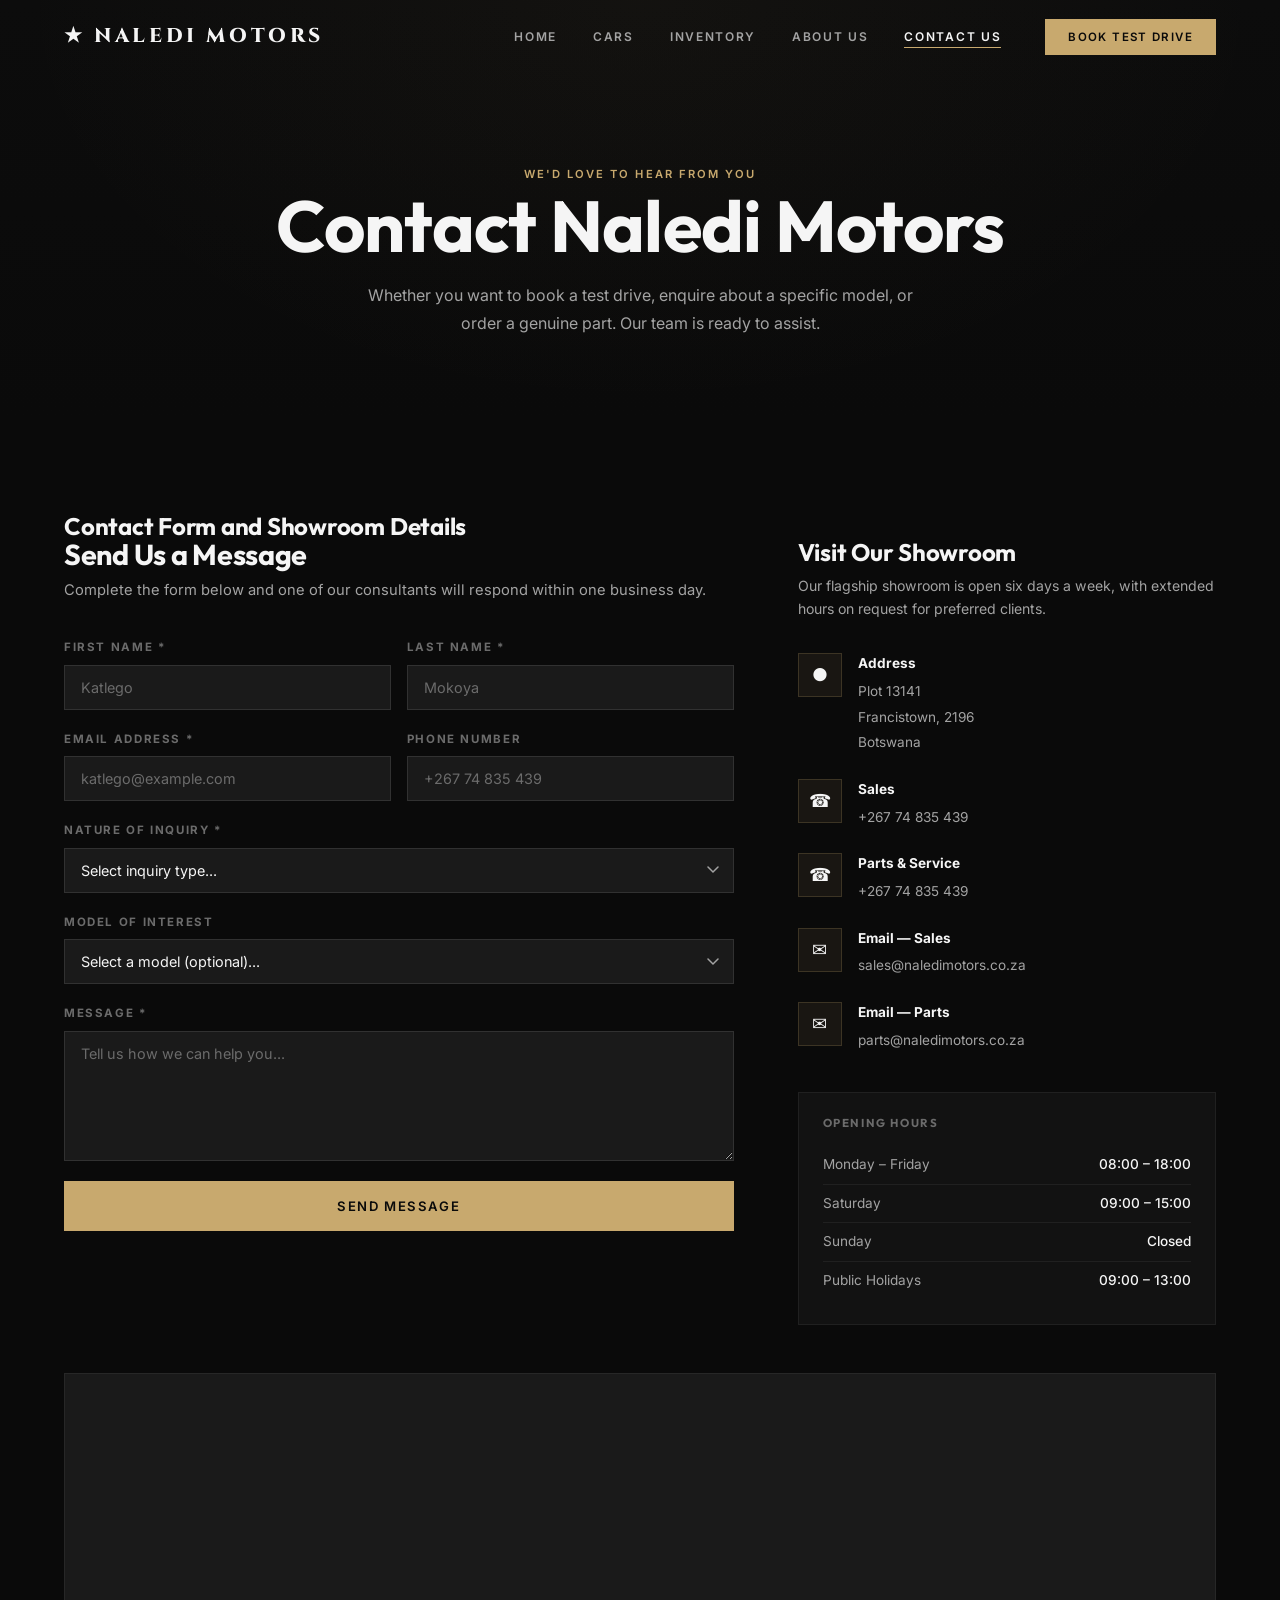
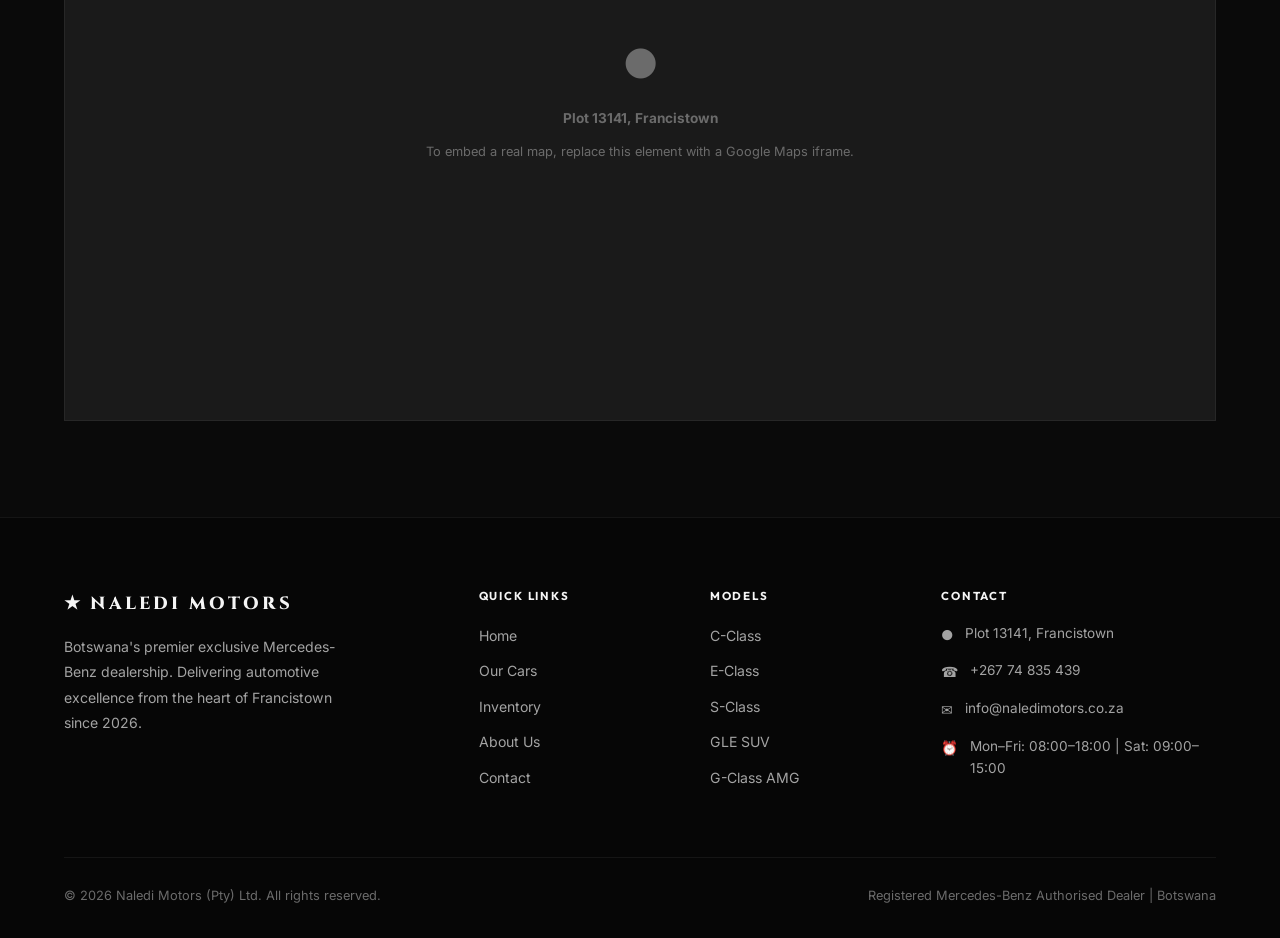
<file: contact.html>
<!DOCTYPE html>
<html lang="en">
<head>
  <meta charset="UTF-8" />
  <meta name="viewport" content="width=device-width, initial-scale=1.0" />
  <meta name="description" content="Contact Naledi Motors — Book a test drive, enquire about a vehicle, or speak to our parts team. Visit us at Plot 13141, Francistown." />
  <title>Naledi Motors | Contact Us</title>
  <link rel="stylesheet" href="css/styles.css" />
</head>
<body>

  <nav class="navbar" id="navbar" role="navigation" aria-label="Main navigation">
    <div class="container">
      <a href="index.html" class="nav-logo">&#9733;&nbsp;NALEDI MOTORS</a>
      <ul class="nav-links" role="list">
        <li><a href="index.html"     class="nav-link">Home</a></li>
        <li><a href="cars.html"      class="nav-link">Cars</a></li>
        <li><a href="inventory.html" class="nav-link">Inventory</a></li>
        <li><a href="about.html"     class="nav-link">About Us</a></li>
        <li><a href="contact.html"   class="nav-link active">Contact Us</a></li>
        <li><a href="contact.html"   class="nav-cta active-cta" style="background:var(--accent-gold);border-color:var(--accent-gold);color:var(--bg);">Book Test Drive</a></li>
      </ul>
      <button class="hamburger" id="hamburger" aria-label="Toggle mobile menu" aria-expanded="false">
        <span></span><span></span><span></span>
      </button>
    </div>
  </nav>
  <div class="mobile-nav" id="mobile-nav" role="menu">
    <a href="index.html"     class="mobile-nav-link">Home</a>
    <a href="cars.html"      class="mobile-nav-link">Cars</a>
    <a href="inventory.html" class="mobile-nav-link">Inventory</a>
    <a href="about.html"     class="mobile-nav-link">About Us</a>
    <a href="contact.html"   class="mobile-nav-link active">Contact Us</a>
    <a href="contact.html"   class="mobile-nav-cta">Book Test Drive</a>
  </div>

  <main>

    <section class="page-hero">
      <div class="container">
        <span class="label-tag">We'd Love to Hear From You</span>
        <h1>Contact Naledi Motors</h1>
        <p>Whether you want to book a test drive, enquire about a specific model, or order a genuine part. Our team is ready to assist.</p>
      </div>
    </section>

    <section class="section" style="background:var(--bg);" aria-labelledby="contact-heading">
      <div class="container">
        <h2 id="contact-heading" class="sr-only">Contact Form and Showroom Details</h2>
        <div class="contact-grid">

          <!-- FORM -->
          <div class="contact-form-wrap fade-up">
            <h2>Send Us a Message</h2>
            <p>Complete the form below and one of our consultants will respond within one business day.</p>

            <form id="contact-form" novalidate aria-label="Contact form">

              <div class="form-row">
                <div class="form-group">
                  <label for="cf-first">First Name <span aria-hidden="true">*</span></label>
                  <input type="text" id="cf-first" name="first_name" placeholder="Katlego" required aria-required="true" autocomplete="given-name" />
                </div>
                <div class="form-group">
                  <label for="cf-last">Last Name <span aria-hidden="true">*</span></label>
                  <input type="text" id="cf-last" name="last_name" placeholder="Mokoya" required aria-required="true" autocomplete="family-name" />
                </div>
              </div>

              <div class="form-row">
                <div class="form-group">
                  <label for="cf-email">Email Address <span aria-hidden="true">*</span></label>
                  <input type="email" id="cf-email" name="email" placeholder="katlego@example.com" required aria-required="true" autocomplete="email" />
                </div>
                <div class="form-group">
                  <label for="cf-phone">Phone Number</label>
                  <input type="tel" id="cf-phone" name="phone" placeholder="+267 74 835 439" autocomplete="tel" />
                </div>
              </div>

              <div class="form-group">
                <label for="cf-inquiry">Nature of Inquiry <span aria-hidden="true">*</span></label>
                <select id="cf-inquiry" name="inquiry_type" required aria-required="true">
                  <option value="">Select inquiry type...</option>
                  <option value="test-drive">Book a Test Drive</option>
                  <option value="purchase">Vehicle Purchase Enquiry</option>
                  <option value="finance">Finance &amp; Insurance</option>
                  <option value="trade-in">Trade-In Valuation</option>
                  <option value="parts">Parts &amp; Accessories</option>
                  <option value="service">Service &amp; Maintenance</option>
                  <option value="other">Other</option>
                </select>
              </div>

              <div class="form-group">
                <label for="cf-model">Model of Interest</label>
                <select id="cf-model" name="model">
                  <option value="">Select a model (optional)...</option>
                  <option value="c300">C300 — P 890,000</option>
                  <option value="e450">E450 — P 1,250,000</option>
                  <option value="s580">S580 — P 2,800,000</option>
                  <option value="gle450">GLE 450 — P 1,450,000</option>
                  <option value="g63">G63 AMG — P 3,900,000</option>
                  <option value="amggt63s">AMG GT 63 S — P 3,200,000</option>
                  <option value="eqs580">EQS 580 Electric — P 2,100,000</option>
                  <option value="other">Other / Not Listed</option>
                </select>
              </div>

              <div class="form-group">
                <label for="cf-message">Message <span aria-hidden="true">*</span></label>
                <textarea id="cf-message" name="message" placeholder="Tell us how we can help you..." required aria-required="true" rows="5"></textarea>
              </div>

              <button type="submit" class="btn btn-gold" style="width:100%;padding:16px;">Send Message</button>

              <div id="form-success" class="form-success" role="alert" aria-live="polite">
                Thank you for your message. A Naledi Motors consultant will contact you within one business day.
              </div>

            </form>
          </div>

          <!-- INFO -->
          <div class="contact-info-wrap fade-up">
            <h2>Visit Our Showroom</h2>
            <p>Our flagship showroom is open six days a week, with extended hours on request for preferred clients.</p>

            <ul class="contact-info-list" role="list">
              <li class="contact-info-item">
                <div class="contact-info-icon" aria-hidden="true">&#9679;</div>
                <div class="contact-info-text">
                  <strong>Address</strong>
                  <span>Plot 13141<br>Francistown, 2196<br>Botswana</span>
                </div>
              </li>
              <li class="contact-info-item">
                <div class="contact-info-icon" aria-hidden="true">&#9742;</div>
                <div class="contact-info-text">
                  <strong>Sales</strong>
                  <span><a href="tel:+26774835439" style="color:var(--text-secondary);transition:var(--transition);" onmouseover="this.style.color='#fff'" onmouseout="this.style.color='var(--text-secondary)'">+267 74 835 439</a></span>
                </div>
              </li>
              <li class="contact-info-item">
                <div class="contact-info-icon" aria-hidden="true">&#9742;</div>
                <div class="contact-info-text">
                  <strong>Parts &amp; Service</strong>
                  <span><a href="tel:+26774835439" style="color:var(--text-secondary);transition:var(--transition);" onmouseover="this.style.color='#fff'" onmouseout="this.style.color='var(--text-secondary)'">+267 74 835 439</a></span>
                </div>
              </li>
              <li class="contact-info-item">
                <div class="contact-info-icon" aria-hidden="true">&#9993;</div>
                <div class="contact-info-text">
                  <strong>Email — Sales</strong>
                  <span><a href="mailto:sales@naledimotors.co.za" style="color:var(--text-secondary);transition:var(--transition);" onmouseover="this.style.color='#fff'" onmouseout="this.style.color='var(--text-secondary)'">sales@naledimotors.co.za</a></span>
                </div>
              </li>
              <li class="contact-info-item">
                <div class="contact-info-icon" aria-hidden="true">&#9993;</div>
                <div class="contact-info-text">
                  <strong>Email — Parts</strong>
                  <span><a href="mailto:parts@naledimotors.co.za" style="color:var(--text-secondary);transition:var(--transition);" onmouseover="this.style.color='#fff'" onmouseout="this.style.color='var(--text-secondary)'">parts@naledimotors.co.za</a></span>
                </div>
              </li>
            </ul>

            <div class="hours-grid" aria-label="Opening hours">
              <h4>Opening Hours</h4>
              <div class="hour-row">
                <span>Monday – Friday</span>
                <span>08:00 – 18:00</span>
              </div>
              <div class="hour-row">
                <span>Saturday</span>
                <span>09:00 – 15:00</span>
              </div>
              <div class="hour-row">
                <span>Sunday</span>
                <span>Closed</span>
              </div>
              <div class="hour-row">
                <span>Public Holidays</span>
                <span>09:00 – 13:00</span>
              </div>
            </div>

          </div>
        </div>

        <!-- Map placeholder -->
        <div class="map-placeholder fade-up" role="img" aria-label="Map location placeholder — Plot 13141, Francistown">
          <span class="map-icon" aria-hidden="true">&#9679;</span>
          <strong>Plot 13141, Francistown</strong>
          <span style="font-size:.8rem;">To embed a real map, replace this element with a Google Maps iframe.</span>
        </div>
      </div>
    </section>

  </main>

  <footer class="footer" role="contentinfo">
    <div class="container">
      <div class="footer-grid">
        <div class="footer-brand">
          <a href="index.html" class="nav-logo">&#9733;&nbsp;NALEDI MOTORS</a>
          <p>Botswana's premier exclusive Mercedes-Benz dealership. Delivering automotive excellence from the heart of Francistown since 2026.</p>
        </div>
        <div class="footer-col">
          <h4>Quick Links</h4>
          <ul>
            <li><a href="index.html">Home</a></li>
            <li><a href="cars.html">Our Cars</a></li>
            <li><a href="inventory.html">Inventory</a></li>
            <li><a href="about.html">About Us</a></li>
            <li><a href="contact.html">Contact</a></li>
          </ul>
        </div>
        <div class="footer-col">
          <h4>Models</h4>
          <ul>
            <li><a href="cars.html">C-Class</a></li>
            <li><a href="cars.html">E-Class</a></li>
            <li><a href="cars.html">S-Class</a></li>
            <li><a href="cars.html">GLE SUV</a></li>
            <li><a href="cars.html">G-Class AMG</a></li>
          </ul>
        </div>
        <div class="footer-col">
          <h4>Contact</h4>
          <div class="footer-contact-item"><span class="footer-contact-icon">&#9679;</span><span>Plot 13141, Francistown</span></div>
          <div class="footer-contact-item"><span class="footer-contact-icon">&#9742;</span><span>+267 74 835 439</span></div>
          <div class="footer-contact-item"><span class="footer-contact-icon">&#9993;</span><span>info@naledimotors.co.za</span></div>
          <div class="footer-contact-item"><span class="footer-contact-icon">&#9200;</span><span>Mon–Fri: 08:00–18:00 | Sat: 09:00–15:00</span></div>
        </div>
      </div>
      <div class="footer-bottom">
        <p>&copy; 2026 Naledi Motors (Pty) Ltd. All rights reserved.</p>
        <p style="color:var(--text-muted);">Registered Mercedes-Benz Authorised Dealer | Botswana</p>
      </div>
    </div>
  </footer>

  <script src="js/main.js"></script>
</body>
</html>
</file>
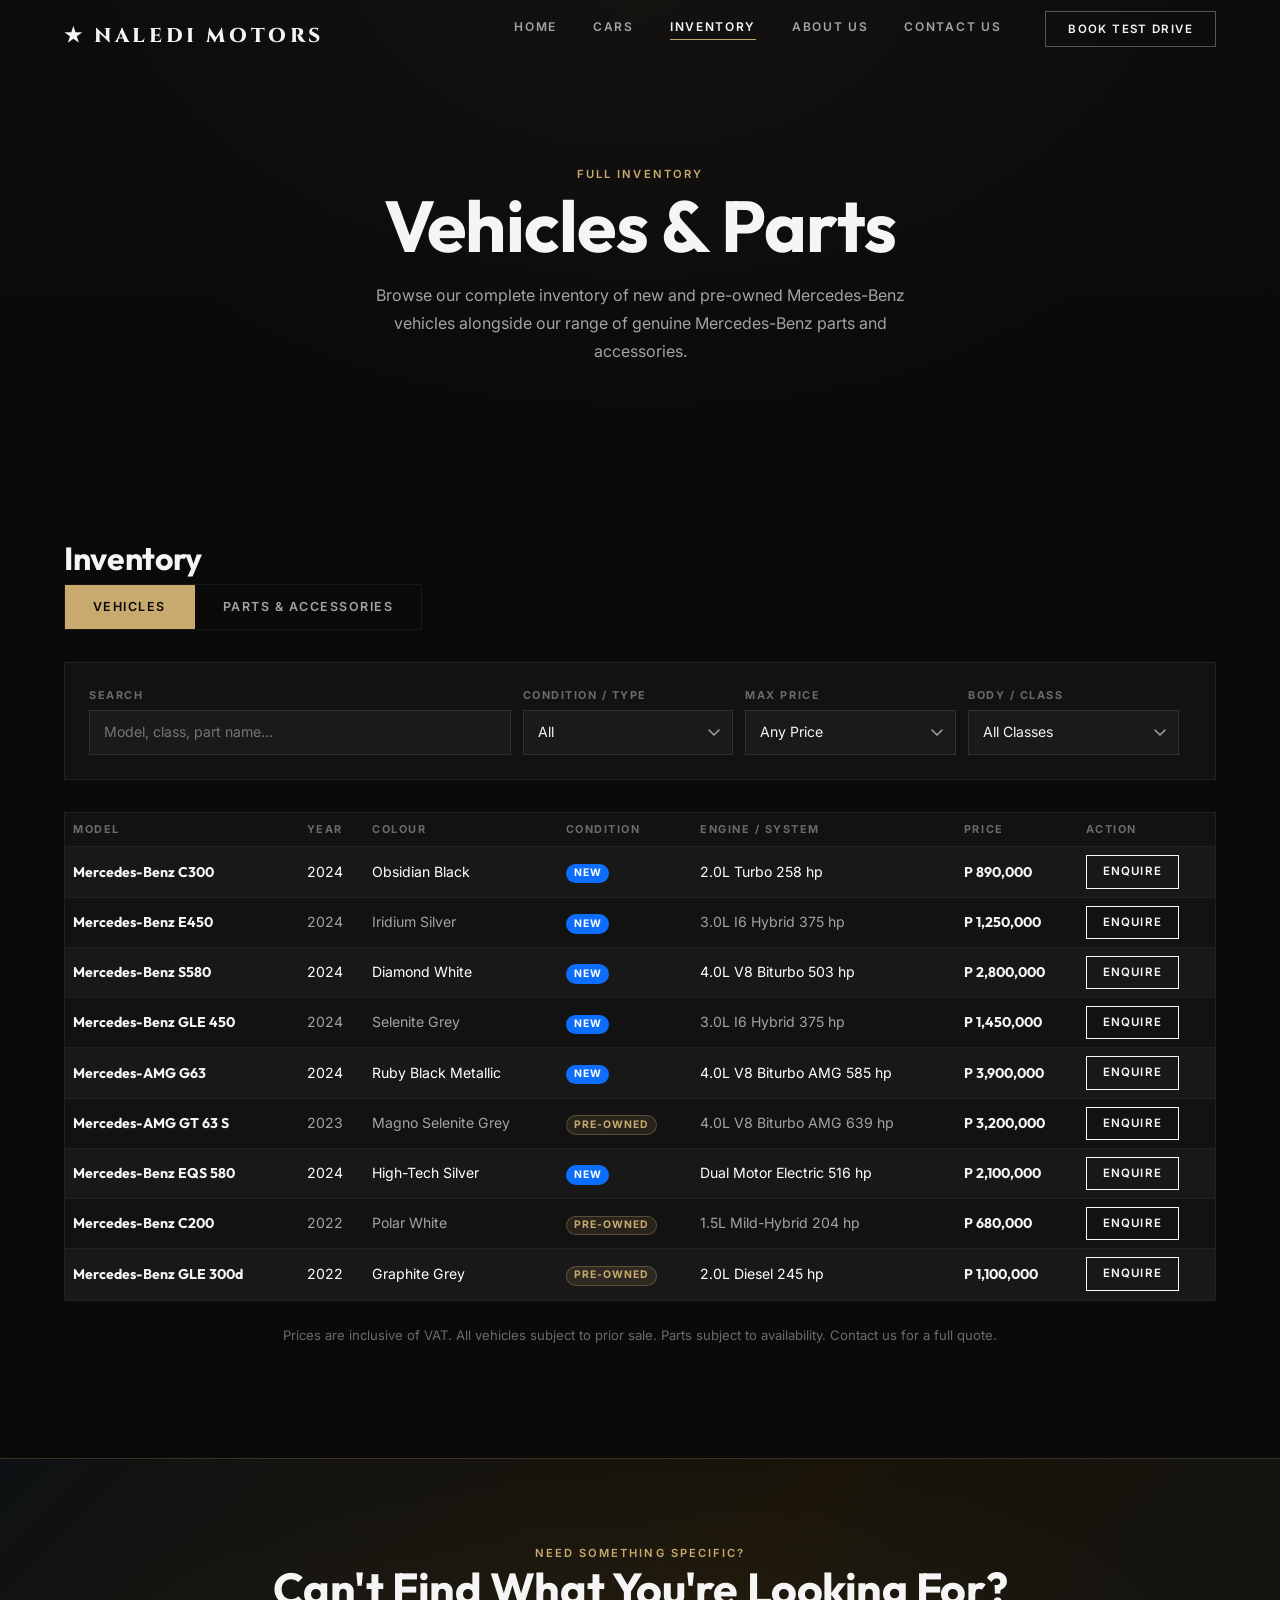
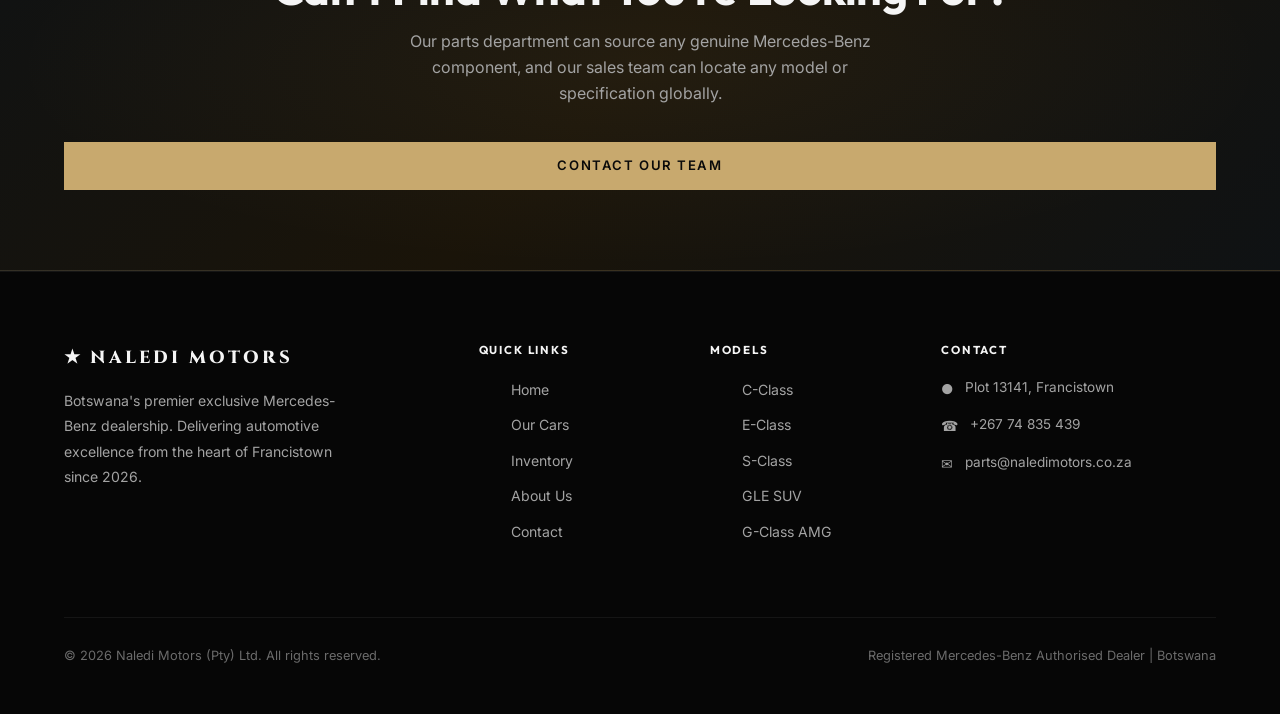
<file: inventory.html>
﻿<!DOCTYPE html>
<html lang="en">
<head>
  <meta charset="UTF-8" />
  <meta name="viewport" content="width=device-width, initial-scale=1.0" />
  <meta name="description" content="Naledi Motors full inventory â€” new and pre-owned Mercedes-Benz vehicles plus genuine Mercedes-Benz parts and accessories. Johannesburg, South Africa." />
  <title>Naledi Motors | Inventory â€” Vehicles &amp; Parts</title>
  <link href="https://cdn.jsdelivr.net/npm/bootstrap@5.3.3/dist/css/bootstrap.min.css" rel="stylesheet" />
  <link rel="stylesheet" href="css/styles.css" />
</head>
<body>

  <nav class="navbar" id="navbar" role="navigation" aria-label="Main navigation">
    <div class="container">
      <a href="index.html" class="nav-logo">&#9733;&nbsp;NALEDI MOTORS</a>
      <ul class="nav-links" role="list">
        <li><a href="index.html"     class="nav-link">Home</a></li>
        <li><a href="cars.html"      class="nav-link">Cars</a></li>
        <li><a href="inventory.html" class="nav-link active">Inventory</a></li>
        <li><a href="about.html"     class="nav-link">About Us</a></li>
        <li><a href="contact.html"   class="nav-link">Contact Us</a></li>
        <li><a href="contact.html"   class="nav-cta">Book Test Drive</a></li>
      </ul>
      <button class="hamburger" id="hamburger" aria-label="Toggle mobile menu" aria-expanded="false">
        <span></span><span></span><span></span>
      </button>
    </div>
  </nav>
  <div class="mobile-nav" id="mobile-nav" role="menu">
    <a href="index.html"     class="mobile-nav-link">Home</a>
    <a href="cars.html"      class="mobile-nav-link">Cars</a>
    <a href="inventory.html" class="mobile-nav-link active">Inventory</a>
    <a href="about.html"     class="mobile-nav-link">About Us</a>
    <a href="contact.html"   class="mobile-nav-link">Contact Us</a>
    <a href="contact.html"   class="mobile-nav-cta">Book Test Drive</a>
  </div>

  <main>

    <section class="page-hero">
      <div class="container">
        <span class="label-tag">Full Inventory</span>
        <h1>Vehicles &amp; Parts</h1>
        <p>Browse our complete inventory of new and pre-owned Mercedes-Benz vehicles alongside our range of genuine Mercedes-Benz parts and accessories.</p>
      </div>
    </section>

    <section class="section" style="background:var(--bg);" aria-labelledby="inventory-heading">
      <div class="container">
        <h2 id="inventory-heading" class="sr-only">Inventory</h2>

        <!-- Tabs -->
        <div class="inventory-tabs" role="tablist" aria-label="Inventory categories">
          <button class="tab-btn active" data-tab="vehicles" role="tab" aria-selected="true"  id="tab-vehicles" aria-controls="inventory-panel">Vehicles</button>
          <button class="tab-btn"        data-tab="parts"    role="tab" aria-selected="false" id="tab-parts"    aria-controls="inventory-panel">Parts &amp; Accessories</button>
        </div>

        <!-- Filter Bar -->
        <div class="filter-bar" role="search" aria-label="Filter inventory">
          <div class="filter-group">
            <label for="inv-search">Search</label>
            <input type="search" id="inv-search" placeholder="Model, class, part name..." aria-label="Search inventory" />
          </div>
          <div class="filter-group">
            <label for="inv-type">Condition / Type</label>
            <select id="inv-type" aria-label="Filter by condition or type">
              <option value="all">All</option>
              <option value="new">New</option>
              <option value="used">Pre-Owned</option>
              <option value="part">Part</option>
            </select>
          </div>
          <div class="filter-group">
            <label for="inv-price">Max Price</label>
            <select id="inv-price" aria-label="Filter by maximum price">
              <option value="all">Any Price</option>
              <option value="u500">Under P 500,000</option>
              <option value="u1m">Under P 1,000,000</option>
              <option value="u2m">Under P 2,000,000</option>
              <option value="u3m">Under P 3,000,000</option>
            </select>
          </div>
          <div class="filter-group">
            <label for="inv-body">Body / Class</label>
            <select id="inv-body" aria-label="Filter by body type">
              <option value="all">All Classes</option>
              <option value="sedan">Sedan</option>
              <option value="suv">SUV</option>
              <option value="coupe">Coupe</option>
              <option value="electric">Electric</option>
            </select>
          </div>
        </div>

        <!-- Inventory Table -->
        <div id="inventory-panel" role="tabpanel" aria-labelledby="tab-vehicles">
          <div class="table-responsive inventory-table-wrap">
            <table class="table table-dark table-striped table-hover align-middle inventory-table mb-0" aria-label="Inventory list">
            <thead>
              <tr>
                <th scope="col">Model</th>
                <th scope="col">Year</th>
                <th scope="col">Colour</th>
                <th scope="col">Condition</th>
                <th scope="col">Engine / System</th>
                <th scope="col">Price</th>
                <th scope="col">Action</th>
              </tr>
            </thead>
            <tbody>

              <!-- VEHICLES -->
              <tr class="inv-row" data-tab="vehicles" data-name="mercedes-benz c300 sedan" data-type="new" data-price="890000" data-body="sedan">
                <td class="name-cell">Mercedes-Benz C300</td>
                <td>2024</td>
                <td>Obsidian Black</td>
                <td><span class="badge rounded-pill text-bg-primary inventory-badge">New</span></td>
                <td>2.0L Turbo 258 hp</td>
                <td class="price-cell">P 890,000</td>
                <td><a href="contact.html" class="btn btn-outline-light btn-sm inventory-action">Enquire</a></td>
              </tr>
              <tr class="inv-row" data-tab="vehicles" data-name="mercedes-benz e450 sedan" data-type="new" data-price="1250000" data-body="sedan">
                <td class="name-cell">Mercedes-Benz E450</td>
                <td>2024</td>
                <td>Iridium Silver</td>
                <td><span class="badge rounded-pill text-bg-primary inventory-badge">New</span></td>
                <td>3.0L I6 Hybrid 375 hp</td>
                <td class="price-cell">P 1,250,000</td>
                <td><a href="contact.html" class="btn btn-outline-light btn-sm inventory-action">Enquire</a></td>
              </tr>
              <tr class="inv-row" data-tab="vehicles" data-name="mercedes-benz s580 sedan flagship" data-type="new" data-price="2800000" data-body="sedan">
                <td class="name-cell">Mercedes-Benz S580</td>
                <td>2024</td>
                <td>Diamond White</td>
                <td><span class="badge rounded-pill text-bg-primary inventory-badge">New</span></td>
                <td>4.0L V8 Biturbo 503 hp</td>
                <td class="price-cell">P 2,800,000</td>
                <td><a href="contact.html" class="btn btn-outline-light btn-sm inventory-action">Enquire</a></td>
              </tr>
              <tr class="inv-row" data-tab="vehicles" data-name="mercedes-benz gle 450 suv" data-type="new" data-price="1450000" data-body="suv">
                <td class="name-cell">Mercedes-Benz GLE 450</td>
                <td>2024</td>
                <td>Selenite Grey</td>
                <td><span class="badge rounded-pill text-bg-primary inventory-badge">New</span></td>
                <td>3.0L I6 Hybrid 375 hp</td>
                <td class="price-cell">P 1,450,000</td>
                <td><a href="contact.html" class="btn btn-outline-light btn-sm inventory-action">Enquire</a></td>
              </tr>
              <tr class="inv-row" data-tab="vehicles" data-name="mercedes-amg g63 suv g-class" data-type="new" data-price="3900000" data-body="suv">
                <td class="name-cell">Mercedes-AMG G63</td>
                <td>2024</td>
                <td>Ruby Black Metallic</td>
                <td><span class="badge rounded-pill text-bg-primary inventory-badge">New</span></td>
                <td>4.0L V8 Biturbo AMG 585 hp</td>
                <td class="price-cell">P 3,900,000</td>
                <td><a href="contact.html" class="btn btn-outline-light btn-sm inventory-action">Enquire</a></td>
              </tr>
              <tr class="inv-row" data-tab="vehicles" data-name="mercedes-amg gt 63 s coupe" data-type="used" data-price="3200000" data-body="coupe">
                <td class="name-cell">Mercedes-AMG GT 63 S</td>
                <td>2023</td>
                <td>Magno Selenite Grey</td>
                <td><span class="badge rounded-pill inventory-badge badge-used">Pre-Owned</span></td>
                <td>4.0L V8 Biturbo AMG 639 hp</td>
                <td class="price-cell">P 3,200,000</td>
                <td><a href="contact.html" class="btn btn-outline-light btn-sm inventory-action">Enquire</a></td>
              </tr>
              <tr class="inv-row" data-tab="vehicles" data-name="mercedes-benz eqs 580 electric" data-type="new" data-price="2100000" data-body="electric">
                <td class="name-cell">Mercedes-Benz EQS 580</td>
                <td>2024</td>
                <td>High-Tech Silver</td>
                <td><span class="badge rounded-pill text-bg-primary inventory-badge">New</span></td>
                <td>Dual Motor Electric 516 hp</td>
                <td class="price-cell">P 2,100,000</td>
                <td><a href="contact.html" class="btn btn-outline-light btn-sm inventory-action">Enquire</a></td>
              </tr>
              <tr class="inv-row" data-tab="vehicles" data-name="mercedes-benz c200 sedan" data-type="used" data-price="680000" data-body="sedan">
                <td class="name-cell">Mercedes-Benz C200</td>
                <td>2022</td>
                <td>Polar White</td>
                <td><span class="badge rounded-pill inventory-badge badge-used">Pre-Owned</span></td>
                <td>1.5L Mild-Hybrid 204 hp</td>
                <td class="price-cell">P 680,000</td>
                <td><a href="contact.html" class="btn btn-outline-light btn-sm inventory-action">Enquire</a></td>
              </tr>
              <tr class="inv-row" data-tab="vehicles" data-name="mercedes-benz gle 300d suv" data-type="used" data-price="1100000" data-body="suv">
                <td class="name-cell">Mercedes-Benz GLE 300d</td>
                <td>2022</td>
                <td>Graphite Grey</td>
                <td><span class="badge rounded-pill inventory-badge badge-used">Pre-Owned</span></td>
                <td>2.0L Diesel  245 hp</td>
                <td class="price-cell">P 1,100,000</td>
                <td><a href="contact.html" class="btn btn-outline-light btn-sm inventory-action">Enquire</a></td>
              </tr>

              <!-- PARTS -->
              <tr class="inv-row" data-tab="parts" data-name="mercedes genuine brake pads front" data-type="part" data-price="3200" data-body="all">
                <td class="name-cell">Genuine MB Brake Pads Front</td>
                <td><span class="badge rounded-pill inventory-badge badge-part">OEM Part</span></td>
                <td>Fits: C-Class, E-Class, GLE</td>
                <td class="price-cell">P 3,200</td>
                <td><a href="contact.html" class="btn btn-outline-light btn-sm inventory-action">Order</a></td>
              </tr>
              <tr class="inv-row" data-tab="parts" data-name="mercedes genuine air filter 2.0l engine" data-type="part" data-price="890" data-body="all">
                <td class="name-cell">Genuine MB Air Filter</td>
               
                <td><span class="badge rounded-pill inventory-badge badge-part">OEM Part</span></td>
                <td>All 2.0L Petrol Engines</td>
                <td class="price-cell">P 890</td>
                <td><a href="contact.html" class="btn btn-outline-light btn-sm inventory-action">Order</a></td>
              </tr>
              <tr class="inv-row" data-tab="parts" data-name="amg performance exhaust system c63 e63" data-type="part" data-price="45000" data-body="all">
                <td class="name-cell">AMG Performance Exhaust System</td>
                
                <td><span class="badge rounded-pill inventory-badge badge-part">AMG Part</span></td>
                <td>C63 AMG / E63 AMG</td>
                <td class="price-cell">P 45,000</td>
                <td><a href="contact.html" class="btn btn-outline-light btn-sm inventory-action">Order</a></td>
              </tr>
              <tr class="inv-row" data-tab="parts" data-name="mercedes star alloy wheel 19 inch" data-type="part" data-price="12500" data-body="all">
                <td class="name-cell">MB Star Alloy Wheel 19"</td>
                
                <td>Diamond Cut</td>
                <td><span class="badge rounded-pill inventory-badge badge-part">OEM Part</span></td>
                <td>C-Class, E-Class, GLC</td>
                <td class="price-cell">P 12,500 ea.</td>
                <td><a href="contact.html" class="btn btn-outline-light btn-sm inventory-action">Order</a></td>
              </tr>
              <tr class="inv-row" data-tab="parts" data-name="mercedes genuine engine oil 5w40 5 litre" data-type="part" data-price="680" data-body="all">
                <td class="name-cell">Genuine MB Engine Oil 5W-40 (5L)</td>
                
                <td><span class="badge rounded-pill inventory-badge badge-part">OEM Part</span></td>
                <td>All Petrol &amp; Hybrid Engines</td>
                <td class="price-cell">P 680</td>
                <td><a href="contact.html" class="btn btn-outline-light btn-sm inventory-action">Order</a></td>
              </tr>
              <tr class="inv-row" data-tab="parts" data-name="mercedes front bumper assembly c-class c300 c200" data-type="part" data-price="28000" data-body="all">
                <td class="name-cell">MB Front Bumper Assembly</td>
                
                <td>Primed</td>
                <td><span class="badge rounded-pill inventory-badge badge-part">OEM Part</span></td>
                <td>C-Class W206 (2022/2024)</td>
                <td class="price-cell">P 28,000</td>
                <td><a href="contact.html" class="btn btn-outline-light btn-sm inventory-action">Order</a></td>
              </tr>
              <tr class="inv-row" data-tab="parts" data-name="mercedes amg carbon fibre steering wheel" data-type="part" data-price="18500" data-body="all">
                <td class="name-cell">AMG Carbon Fibre Steering Wheel</td>
                
                <td>Carbon / Black</td>
                <td><span class="badge rounded-pill inventory-badge badge-part">AMG Part</span></td>
                <td>All AMG Models</td>
                <td class="price-cell">P 18,500</td>
                <td><a href="contact.html" class="btn btn-outline-light btn-sm inventory-action">Order</a></td>
              </tr>
              <tr class="inv-row" data-tab="parts" data-name="mercedes rear brake discs rotors set" data-type="part" data-price="5800" data-body="all">
                <td class="name-cell">Genuine MB Rear Brake Discs (Set)</td>
                
                <td><span class="badge rounded-pill inventory-badge badge-part">OEM Part</span></td>
                <td>E-Class, S-Class, GLE</td>
                <td class="price-cell">P 5,800</td>
                <td><a href="contact.html" class="btn btn-outline-light btn-sm inventory-action">Order</a></td>
              </tr>

            </tbody>
          </table>
          </div>
        </div>

        <p style="margin-top:24px; color:var(--text-muted); font-size:0.82rem; text-align:center;">
          Prices are inclusive of VAT. All vehicles subject to prior sale. Parts subject to availability. Contact us for a full quote.
        </p>

      </div>
    </section>

    <section class="cta-strip" aria-label="Contact for parts or vehicles">
      <div class="container">
        <span class="label-tag">Need Something Specific?</span>
        <h2>Can't Find What You're Looking For?</h2>
        <p>Our parts department can source any genuine Mercedes-Benz component, and our sales team can locate any model or specification globally.</p>
        <div class="btn-group">
          <a href="contact.html" class="btn btn-gold">Contact Our Team</a>
        </div>
      </div>
    </section>

  </main>

  <footer class="footer" role="contentinfo">
    <div class="container">
      <div class="footer-grid">
        <div class="footer-brand">
          <a href="index.html" class="nav-logo">&#9733;&nbsp;NALEDI MOTORS</a>
          <p>Botswana's premier exclusive Mercedes-Benz dealership. Delivering automotive excellence from the heart of Francistown since 2026.</p>
        </div>
        <div class="footer-col">
          <h4>Quick Links</h4>
          <ul>
            <li><a href="index.html">Home</a></li>
            <li><a href="cars.html">Our Cars</a></li>
            <li><a href="inventory.html">Inventory</a></li>
            <li><a href="about.html">About Us</a></li>
            <li><a href="contact.html">Contact</a></li>
          </ul>
        </div>
        <div class="footer-col">
          <h4>Models</h4>
          <ul>
            <li><a href="cars.html">C-Class</a></li>
            <li><a href="cars.html">E-Class</a></li>
            <li><a href="cars.html">S-Class</a></li>
            <li><a href="cars.html">GLE SUV</a></li>
            <li><a href="cars.html">G-Class AMG</a></li>
          </ul>
        </div>
        <div class="footer-col">
          <h4>Contact</h4>
          <div class="footer-contact-item"><span class="footer-contact-icon">&#9679;</span><span>Plot 13141, Francistown</span></div>
          <div class="footer-contact-item"><span class="footer-contact-icon">&#9742;</span><span>+267 74 835 439</span></div>
          <div class="footer-contact-item"><span class="footer-contact-icon">&#9993;</span><span>parts@naledimotors.co.za</span></div>
        </div>
      </div>
      <div class="footer-bottom">
        <p>&copy; 2026 Naledi Motors (Pty) Ltd. All rights reserved.</p>
        <p style="color:var(--text-muted);">Registered Mercedes-Benz Authorised Dealer | Botswana</p>
      </div>
    </div>
  </footer>

  <script src="js/main.js"></script>
</body>
</html>
</file>
<file: css/styles.css>
﻿/* ============================================================
   NALEDI MOTORS â€” External Stylesheet
   Mercedes-Benz Exclusive Dealership | South Africa
   ============================================================ */

@import url('https://fonts.googleapis.com/css2?family=Cinzel:wght@400;600;800&family=Outfit:wght@300;400;500;600;700&family=Inter:wght@300;400;500;600&display=swap');

/* ============================================================
   CSS CUSTOM PROPERTIES (Design Tokens)
   ============================================================ */
:root {
  --bg:           #0a0a0a;
  --bg-card:      #121212;
  --bg-elevated:  #1a1a1a;
  --border:       rgba(255,255,255,0.10);
  --border-light: rgba(255,255,255,0.06);

  --text-primary:   #f5f5f5;
  --text-secondary: #a3a3a3;
  --text-muted:     #6b6b6b;

  --accent:        #c9c9c9;
  --accent-gold:   #c8a96e;
  --accent-blue:   #4a9eff;
  --accent-hover:  #ffffff;

  --nav-height: 72px;

  --font-display: 'Outfit', sans-serif;
  --font-serif:   'Cinzel', serif;
  --font-body:    'Inter', sans-serif;

  --radius-sm:  4px;
  --radius-md:  8px;
  --radius-lg:  16px;

  --shadow-sm:  0 1px 3px rgba(0,0,0,0.6);
  --shadow-md:  0 4px 16px rgba(0,0,0,0.5);
  --shadow-lg:  0 12px 40px rgba(0,0,0,0.7);
  --shadow-xl:  0 24px 64px rgba(0,0,0,0.8);

  --transition: all 0.28s cubic-bezier(0.4, 0, 0.2, 1);
}

/* ============================================================
   RESET & BASE
   ============================================================ */
*, *::before, *::after {
  box-sizing: border-box;
  margin: 0;
  padding: 0;
}

html {
  scroll-behavior: smooth;
  font-size: 16px;
}

body {
  background-color: var(--bg);
  color: var(--text-primary);
  font-family: var(--font-body);
  font-weight: 400;
  line-height: 1.6;
  overflow-x: hidden;
  -webkit-font-smoothing: antialiased;
  -moz-osx-font-smoothing: grayscale;
}

a {
  color: inherit;
  text-decoration: none;
}

ul, ol { list-style: none; }

img {
  display: block;
  max-width: 100%;
  height: auto;
}

button {
  cursor: pointer;
  font-family: inherit;
  border: none;
  background: none;
}

input, textarea, select {
  font-family: inherit;
}

/* ============================================================
   TYPOGRAPHY
   ============================================================ */
h1, h2, h3, h4, h5, h6 {
  font-family: var(--font-display);
  font-weight: 700;
  line-height: 1.1;
  letter-spacing: -0.01em;
}

.font-serif { font-family: var(--font-serif); }

.text-accent-gold { color: var(--accent-gold); }
.text-muted       { color: var(--text-muted); }
.text-secondary   { color: var(--text-secondary); }

.label-tag {
  font-family: var(--font-body);
  font-size: 0.7rem;
  font-weight: 600;
  letter-spacing: 0.18em;
  text-transform: uppercase;
  color: var(--accent-gold);
}

/* ============================================================
   LAYOUT UTILITIES
   ============================================================ */
.container {
  width: 100%;
  max-width: 1200px;
  margin: 0 auto;
  padding: 0 24px;
}

.section {
  padding: 96px 0;
}

.section-sm {
  padding: 64px 0;
}

.grid-2 { display: grid; grid-template-columns: repeat(2, 1fr); gap: 24px; }
.grid-3 { display: grid; grid-template-columns: repeat(3, 1fr); gap: 24px; }
.grid-4 { display: grid; grid-template-columns: repeat(4, 1fr); gap: 20px; }

.flex        { display: flex; }
.flex-center { display: flex; align-items: center; justify-content: center; }
.flex-between{ display: flex; align-items: center; justify-content: space-between; }
.flex-col    { display: flex; flex-direction: column; }
.gap-4       { gap: 16px; }
.gap-6       { gap: 24px; }
.gap-8       { gap: 32px; }

/* ============================================================
   BUTTONS
   ============================================================ */
.btn {
  display: inline-flex;
  align-items: center;
  justify-content: center;
  gap: 8px;
  padding: 13px 28px;
  font-family: var(--font-body);
  font-size: 0.82rem;
  font-weight: 600;
  letter-spacing: 0.12em;
  text-transform: uppercase;
  border-radius: 0;
  transition: var(--transition);
  cursor: pointer;
  white-space: nowrap;
}

.btn-primary {
  background: var(--text-primary);
  color: var(--bg);
  border: 1px solid var(--text-primary);
}

.btn-primary:hover {
  background: var(--accent-gold);
  border-color: var(--accent-gold);
  color: var(--bg);
  transform: translateY(-1px);
  box-shadow: 0 8px 24px rgba(200, 169, 110, 0.3);
}

.btn-outline {
  background: transparent;
  color: var(--text-primary);
  border: 1px solid rgba(255,255,255,0.4);
}

.btn-outline:hover {
  background: rgba(255,255,255,0.08);
  border-color: var(--text-primary);
  transform: translateY(-1px);
}

.btn-gold {
  background: var(--accent-gold);
  color: #0a0a0a;
  border: 1px solid var(--accent-gold);
}

.btn-gold:hover {
  background: #d4b87e;
  transform: translateY(-1px);
  box-shadow: 0 8px 24px rgba(200, 169, 110, 0.4);
}

/* ============================================================
   NAVIGATION
   ============================================================ */
.navbar {
  position: fixed;
  top: 0;
  left: 0;
  right: 0;
  z-index: 1000;
  height: var(--nav-height);
  transition: var(--transition);
  border-bottom: 1px solid transparent;
}

.navbar.scrolled {
  background: rgba(10, 10, 10, 0.88);
  backdrop-filter: blur(16px);
  -webkit-backdrop-filter: blur(16px);
  border-bottom-color: var(--border);
  box-shadow: 0 4px 24px rgba(0,0,0,0.4);
}

.navbar .container {
  height: 100%;
  display: flex;
  align-items: center;
  justify-content: space-between;
}

.nav-logo {
  font-family: var(--font-serif);
  font-size: 1.25rem;
  font-weight: 800;
  letter-spacing: 0.18em;
  color: var(--text-primary);
  transition: var(--transition);
  display: flex;
  align-items: center;
  gap: 8px;
}

.nav-logo:hover { color: var(--accent-gold); }

.nav-links {
  display: flex;
  align-items: center;
  gap: 36px;
}

.nav-link {
  font-size: 0.75rem;
  font-weight: 600;
  letter-spacing: 0.14em;
  text-transform: uppercase;
  color: var(--text-secondary);
  transition: var(--transition);
  position: relative;
  padding-bottom: 2px;
}

.nav-link::after {
  content: '';
  position: absolute;
  bottom: -2px;
  left: 0;
  width: 0;
  height: 1px;
  background: var(--accent-gold);
  transition: width 0.28s ease;
}

.nav-link:hover,
.nav-link.active {
  color: var(--text-primary);
}

.nav-link:hover::after,
.nav-link.active::after {
  width: 100%;
}

.nav-cta {
  margin-left: 8px;
  padding: 10px 22px;
  border: 1px solid rgba(255,255,255,0.3);
  font-size: 0.72rem;
  font-weight: 600;
  letter-spacing: 0.12em;
  text-transform: uppercase;
  color: var(--text-primary);
  transition: var(--transition);
}

.nav-cta:hover {
  background: var(--accent-gold);
  border-color: var(--accent-gold);
  color: var(--bg);
}

/* Hamburger */
.hamburger {
  display: none;
  flex-direction: column;
  gap: 5px;
  padding: 8px;
  cursor: pointer;
  background: none;
  border: none;
}

.hamburger span {
  display: block;
  width: 24px;
  height: 2px;
  background: var(--text-primary);
  transition: var(--transition);
}

.hamburger.open span:nth-child(1) { transform: rotate(45deg) translate(5px, 5px); }
.hamburger.open span:nth-child(2) { opacity: 0; }
.hamburger.open span:nth-child(3) { transform: rotate(-45deg) translate(5px, -5px); }

/* Mobile nav */
.mobile-nav {
  display: none;
  position: fixed;
  top: var(--nav-height);
  left: 0;
  right: 0;
  background: rgba(10,10,10,0.97);
  backdrop-filter: blur(24px);
  border-bottom: 1px solid var(--border);
  flex-direction: column;
  padding: 24px;
  gap: 4px;
  z-index: 999;
  transform: translateY(-8px);
  opacity: 0;
  pointer-events: none;
  transition: var(--transition);
}

.mobile-nav.open {
  display: flex;
  opacity: 1;
  transform: translateY(0);
  pointer-events: all;
}

.mobile-nav-link {
  display: block;
  padding: 14px 0;
  font-size: 0.8rem;
  font-weight: 600;
  letter-spacing: 0.16em;
  text-transform: uppercase;
  color: var(--text-secondary);
  border-bottom: 1px solid var(--border-light);
  transition: var(--transition);
}

.mobile-nav-link:hover,
.mobile-nav-link.active {
  color: var(--text-primary);
  padding-left: 8px;
}

.mobile-nav-cta {
  margin-top: 16px;
  display: block;
  text-align: center;
  padding: 14px;
  border: 1px solid var(--accent-gold);
  color: var(--accent-gold);
  font-size: 0.78rem;
  font-weight: 600;
  letter-spacing: 0.12em;
  text-transform: uppercase;
  transition: var(--transition);
}

.mobile-nav-cta:hover {
  background: var(--accent-gold);
  color: var(--bg);
}

/* ============================================================
   SECTION HEADERS
   ============================================================ */
.section-header {
  text-align: center;
  margin-bottom: 56px;
}

.section-header .label-tag {
  display: block;
  margin-bottom: 12px;
}

.section-header h2 {
  font-size: clamp(2rem, 4vw, 2.8rem);
  margin-bottom: 16px;
}

.section-header p {
  max-width: 560px;
  margin: 0 auto;
  color: var(--text-secondary);
  font-size: 1rem;
  line-height: 1.7;
}

.divider {
  width: 48px;
  height: 2px;
  background: var(--accent-gold);
  margin: 0 auto 24px;
}

/* ============================================================
   CARDS
   ============================================================ */
.card {
  background: var(--bg-card);
  border: 1px solid var(--border-light);
  border-radius: var(--radius-sm);
  overflow: hidden;
  transition: var(--transition);
}

.card:hover {
  border-color: var(--border);
  transform: translateY(-4px);
  box-shadow: var(--shadow-xl);
}

/* Car Card */
.car-card .car-image {
  width: 100%;
  aspect-ratio: 16/10;
  object-fit: cover;
  display: block;
  transition: transform 0.5s ease;
  background: var(--bg-elevated);
}

.car-card:hover .car-image { transform: scale(1.04); }

.car-card .car-image-wrap {
  overflow: hidden;
  position: relative;
}

.car-badge {
  position: absolute;
  top: 14px;
  left: 14px;
  background: var(--accent-gold);
  color: var(--bg);
  font-size: 0.65rem;
  font-weight: 700;
  letter-spacing: 0.12em;
  text-transform: uppercase;
  padding: 4px 10px;
}

.car-card .car-body {
  padding: 24px;
}

.car-card .car-body h3 {
  font-size: 1.1rem;
  margin-bottom: 4px;
}

.car-card .car-model {
  font-size: 0.8rem;
  color: var(--text-secondary);
  margin-bottom: 16px;
  letter-spacing: 0.06em;
}

.car-specs {
  display: flex;
  gap: 16px;
  margin-bottom: 20px;
  flex-wrap: wrap;
}

.car-spec {
  display: flex;
  flex-direction: column;
  gap: 2px;
}

.car-spec span:first-child {
  font-size: 0.65rem;
  font-weight: 600;
  letter-spacing: 0.1em;
  text-transform: uppercase;
  color: var(--text-muted);
}

.car-spec span:last-child {
  font-size: 0.85rem;
  font-weight: 500;
  color: var(--text-primary);
}

.car-price {
  font-size: 1.25rem;
  font-weight: 700;
  color: var(--text-primary);
  margin-bottom: 20px;
}

.car-price .price-label {
  font-size: 0.7rem;
  font-weight: 500;
  color: var(--text-secondary);
  letter-spacing: 0.06em;
  display: block;
  margin-bottom: 2px;
}

/* ============================================================
   FOOTER
   ============================================================ */
.footer {
  background: #060606;
  border-top: 1px solid var(--border-light);
  padding-top: 72px;
  padding-bottom: 32px;
}

.footer-grid {
  display: grid;
  grid-template-columns: 2fr 1fr 1fr 1.5fr;
  gap: 48px;
  margin-bottom: 56px;
}

.footer-brand .nav-logo {
  font-size: 1.1rem;
  margin-bottom: 16px;
  display: inline-flex;
}

.footer-brand p {
  color: var(--text-secondary);
  font-size: 0.88rem;
  line-height: 1.8;
  max-width: 280px;
  margin-bottom: 24px;
}

.footer-social {
  display: flex;
  gap: 12px;
}

.footer-social a {
  width: 38px;
  height: 38px;
  border: 1px solid var(--border);
  display: flex;
  align-items: center;
  justify-content: center;
  color: var(--text-secondary);
  font-size: 0.9rem;
  transition: var(--transition);
}

.footer-social a:hover {
  border-color: var(--accent-gold);
  color: var(--accent-gold);
  background: rgba(200,169,110,0.08);
}

.footer-col h4 {
  font-size: 0.72rem;
  font-weight: 700;
  letter-spacing: 0.16em;
  text-transform: uppercase;
  color: var(--text-primary);
  margin-bottom: 20px;
}

.footer-col ul li {
  margin-bottom: 10px;
}

.footer-col ul a {
  color: var(--text-secondary);
  font-size: 0.88rem;
  transition: var(--transition);
}

.footer-col ul a:hover { color: var(--text-primary); }

.footer-contact-item {
  display: flex;
  gap: 12px;
  margin-bottom: 14px;
  align-items: flex-start;
}

.footer-contact-icon {
  font-size: 0.9rem;
  margin-top: 2px;
  flex-shrink: 0;
}

.footer-contact-item span {
  color: var(--text-secondary);
  font-size: 0.85rem;
  line-height: 1.6;
}

.footer-bottom {
  border-top: 1px solid var(--border-light);
  padding-top: 28px;
  display: flex;
  align-items: center;
  justify-content: space-between;
  flex-wrap: wrap;
  gap: 12px;
}

.footer-bottom p {
  color: var(--text-muted);
  font-size: 0.8rem;
}

/* ============================================================
   HERO (HOME)
   ============================================================ */
.hero {
  position: relative;
  height: 100vh;
  min-height: 640px;
  display: flex;
  align-items: center;
  overflow: hidden;
}

.hero-bg {
  position: absolute;
  inset: 0;
  background: linear-gradient(135deg, #0a0a0a 0%, #0f1214 50%, #0a0c0e 100%);
  z-index: 0;
}

.hero-bg-image {
  position: absolute;
  inset: 0;
  background-image: url('https://images.unsplash.com/photo-1617788138017-80ad40651399?w=1600&q=80');
  background-size: cover;
  background-position: center 60%;
  opacity: 0.35;
  z-index: 0;
}

.hero-overlay {
  position: absolute;
  inset: 0;
  background: linear-gradient(to right, rgba(10,10,10,0.92) 40%, rgba(10,10,10,0.2) 100%);
  z-index: 1;
}

.hero-content {
  position: relative;
  z-index: 2;
  max-width: 760px;
}

.hero-eyebrow {
  display: flex;
  align-items: center;
  gap: 12px;
  margin-bottom: 24px;
}

.hero-eyebrow .dot {
  width: 6px;
  height: 6px;
  background: var(--accent-gold);
  border-radius: 50%;
}

.hero h1 {
  font-size: clamp(3.2rem, 8vw, 6.5rem);
  line-height: 1.0;
  letter-spacing: -0.02em;
  margin-bottom: 24px;
  font-weight: 700;
}

.hero h1 .highlight {
  color: transparent;
  -webkit-text-stroke: 1px rgba(255,255,255,0.5);
}

.hero-sub {
  font-size: 1.05rem;
  color: var(--text-secondary);
  max-width: 480px;
  line-height: 1.75;
  margin-bottom: 40px;
}

.hero-actions {
  display: flex;
  gap: 16px;
  flex-wrap: wrap;
}

.hero-scroll {
  position: absolute;
  bottom: 40px;
  left: 50%;
  transform: translateX(-50%);
  z-index: 2;
  display: flex;
  flex-direction: column;
  align-items: center;
  gap: 8px;
  color: var(--text-muted);
  font-size: 0.7rem;
  letter-spacing: 0.14em;
  text-transform: uppercase;
  animation: scrollBounce 2s ease-in-out infinite;
}

.hero-scroll .scroll-line {
  width: 1px;
  height: 40px;
  background: linear-gradient(to bottom, var(--accent-gold), transparent);
}

@keyframes scrollBounce {
  0%, 100% { transform: translateX(-50%) translateY(0); }
  50%       { transform: translateX(-50%) translateY(8px); }
}

/* ============================================================
   STATS BAR
   ============================================================ */
.stats-bar {
  background: var(--bg-card);
  border-top: 1px solid var(--border-light);
  border-bottom: 1px solid var(--border-light);
  padding: 40px 0;
}

.stats-grid {
  display: grid;
  grid-template-columns: repeat(4, 1fr);
  gap: 0;
}

.stat-item {
  text-align: center;
  padding: 16px 24px;
  border-right: 1px solid var(--border-light);
}

.stat-item:last-child { border-right: none; }

.stat-number {
  font-family: var(--font-display);
  font-size: 2.4rem;
  font-weight: 700;
  color: var(--text-primary);
  line-height: 1;
  margin-bottom: 6px;
}

.stat-number span {
  color: var(--accent-gold);
}

.stat-label {
  font-size: 0.72rem;
  font-weight: 600;
  letter-spacing: 0.12em;
  text-transform: uppercase;
  color: var(--text-secondary);
}

/* ============================================================
   FEATURED CARS
   ============================================================ */
.featured-cars {
  background: var(--bg);
}

/* ============================================================
   WHY NALEDI
   ============================================================ */
.why-naledi {
  background: var(--bg-card);
  position: relative;
  overflow: hidden;
}

.why-naledi::before {
  content: '';
  position: absolute;
  top: -200px;
  right: -200px;
  width: 600px;
  height: 600px;
  background: radial-gradient(circle, rgba(200,169,110,0.04) 0%, transparent 70%);
  pointer-events: none;
}

.why-grid {
  display: grid;
  grid-template-columns: 1fr 1fr;
  gap: 80px;
  align-items: center;
}

.why-content .label-tag { margin-bottom: 14px; }

.why-content h2 {
  font-size: clamp(1.8rem, 3.5vw, 2.6rem);
  margin-bottom: 20px;
  line-height: 1.15;
}

.why-content > p {
  color: var(--text-secondary);
  line-height: 1.8;
  margin-bottom: 36px;
}

.feature-list {
  display: flex;
  flex-direction: column;
  gap: 20px;
}

.feature-item {
  display: flex;
  gap: 16px;
  align-items: flex-start;
}

.feature-icon {
  width: 44px;
  height: 44px;
  background: rgba(200,169,110,0.1);
  border: 1px solid rgba(200,169,110,0.2);
  display: flex;
  align-items: center;
  justify-content: center;
  font-size: 1.1rem;
  flex-shrink: 0;
  color: var(--accent-gold);
}

.feature-item h4 {
  font-size: 0.95rem;
  margin-bottom: 4px;
}

.feature-item p {
  font-size: 0.85rem;
  color: var(--text-secondary);
  line-height: 1.65;
}

.why-image-grid {
  display: grid;
  grid-template-columns: 1fr 1fr;
  grid-template-rows: 1fr 1fr;
  gap: 12px;
  height: 480px;
}

.why-img {
  width: 100%;
  height: 100%;
  object-fit: cover;
  background: var(--bg-elevated);
}

.why-img-tall {
  grid-row: span 2;
}

/* ============================================================
   TESTIMONIALS
   ============================================================ */
.testimonials {
  background: var(--bg);
}

.testimonial-grid {
  display: grid;
  grid-template-columns: repeat(3, 1fr);
  gap: 24px;
}

.testimonial-card {
  background: var(--bg-card);
  border: 1px solid var(--border-light);
  padding: 32px;
  position: relative;
  transition: var(--transition);
}

.testimonial-card:hover {
  border-color: rgba(200,169,110,0.3);
  transform: translateY(-4px);
  box-shadow: var(--shadow-lg);
}

.testimonial-stars {
  color: var(--accent-gold);
  font-size: 0.85rem;
  margin-bottom: 16px;
  letter-spacing: 3px;
}

.testimonial-card p {
  font-size: 0.92rem;
  color: var(--text-secondary);
  line-height: 1.75;
  margin-bottom: 24px;
  font-style: italic;
}

.testimonial-author {
  display: flex;
  align-items: center;
  gap: 12px;
}

.testimonial-avatar {
  width: 44px;
  height: 44px;
  border-radius: 50%;
  background: var(--bg-elevated);
  border: 2px solid var(--border);
  display: flex;
  align-items: center;
  justify-content: center;
  font-size: 1.1rem;
  font-weight: 700;
  color: var(--accent-gold);
  font-family: var(--font-display);
  flex-shrink: 0;
}

.testimonial-author-info strong {
  display: block;
  font-size: 0.88rem;
  font-weight: 600;
}

.testimonial-author-info span {
  font-size: 0.78rem;
  color: var(--text-muted);
}

/* ============================================================
   CTA STRIP
   ============================================================ */
.cta-strip {
  background: linear-gradient(135deg, #0f1214 0%, #1a1409 50%, #0f1214 100%);
  border-top: 1px solid rgba(200,169,110,0.2);
  border-bottom: 1px solid rgba(200,169,110,0.2);
  padding: 80px 0;
  text-align: center;
  position: relative;
  overflow: hidden;
}

.cta-strip::before {
  content: '';
  position: absolute;
  inset: 0;
  background: radial-gradient(ellipse at center, rgba(200,169,110,0.06) 0%, transparent 70%);
}

.cta-strip > .container { position: relative; }

.cta-strip .label-tag { margin-bottom: 16px; }

.cta-strip h2 {
  font-size: clamp(1.8rem, 4vw, 2.8rem);
  margin-bottom: 16px;
}

.cta-strip p {
  color: var(--text-secondary);
  font-size: 1rem;
  margin-bottom: 36px;
  max-width: 480px;
  margin-left: auto;
  margin-right: auto;
}

.cta-strip .btn-group {
  display: flex;
  gap: 16px;
  justify-content: center;
  flex-wrap: wrap;
}

/* ============================================================
   PAGE HERO (inner pages)
   ============================================================ */
.page-hero {
  padding: 160px 0 80px;
  background: linear-gradient(180deg, #0c0c0c 0%, var(--bg) 100%);
  text-align: center;
  position: relative;
  overflow: hidden;
}

.page-hero::before {
  content: '';
  position: absolute;
  inset: 0;
  background: radial-gradient(ellipse at top, rgba(200,169,110,0.04) 0%, transparent 70%);
}

.page-hero > .container { position: relative; }

.page-hero .label-tag { margin-bottom: 16px; }

.page-hero h1 {
  font-size: clamp(2.4rem, 6vw, 4.5rem);
  margin-bottom: 16px;
}

.page-hero p {
  max-width: 560px;
  margin: 0 auto;
  color: var(--text-secondary);
  font-size: 1rem;
  line-height: 1.75;
}

/* ============================================================
   CARS PAGE
   ============================================================ */
.cars-grid {
  display: grid;
  grid-template-columns: repeat(auto-fill, minmax(340px, 1fr));
  gap: 28px;
}

/* Model Detail Modal */
.modal-overlay {
  position: fixed;
  inset: 0;
  background: rgba(0,0,0,0.88);
  backdrop-filter: blur(8px);
  z-index: 2000;
  display: none;
  align-items: center;
  justify-content: center;
  padding: 24px;
}

.modal-overlay.open { display: flex; }

.modal {
  background: var(--bg-card);
  border: 1px solid var(--border);
  max-width: 720px;
  width: 100%;
  max-height: 90vh;
  overflow-y: auto;
  position: relative;
}

.modal-close {
  position: absolute;
  top: 16px;
  right: 16px;
  width: 36px;
  height: 36px;
  background: var(--bg-elevated);
  border: 1px solid var(--border);
  color: var(--text-primary);
  font-size: 1rem;
  display: flex;
  align-items: center;
  justify-content: center;
  cursor: pointer;
  z-index: 1;
  transition: var(--transition);
}

.modal-close:hover { background: var(--accent-gold); color: var(--bg); }

.modal-img {
  width: 100%;
  aspect-ratio: 16/9;
  object-fit: cover;
  background: var(--bg-elevated);
}

.modal-body {
  padding: 32px;
}

.modal-body h2 { font-size: 1.6rem; margin-bottom: 6px; }

.modal-body .price {
  font-size: 1.5rem;
  font-weight: 700;
  color: var(--accent-gold);
  margin-bottom: 24px;
}

.modal-specs-grid {
  display: grid;
  grid-template-columns: repeat(2, 1fr);
  gap: 16px;
  margin-bottom: 28px;
  padding: 24px;
  background: var(--bg-elevated);
  border: 1px solid var(--border-light);
}

.modal-spec {
  display: flex;
  flex-direction: column;
  gap: 3px;
}

.modal-spec .key {
  font-size: 0.68rem;
  font-weight: 700;
  letter-spacing: 0.14em;
  text-transform: uppercase;
  color: var(--text-muted);
}

.modal-spec .val {
  font-size: 0.95rem;
  font-weight: 500;
  color: var(--text-primary);
}

/* ============================================================
   INVENTORY PAGE
   ============================================================ */
.filter-bar {
  background: var(--bg-card);
  border: 1px solid var(--border-light);
  padding: 24px;
  margin-bottom: 32px;
  display: grid;
  grid-template-columns: 2fr 1fr 1fr 1fr auto;
  gap: 12px;
  align-items: end;
}

.filter-group {
  display: flex;
  flex-direction: column;
  gap: 6px;
}

.filter-group label {
  font-size: 0.68rem;
  font-weight: 700;
  letter-spacing: 0.14em;
  text-transform: uppercase;
  color: var(--text-muted);
}

.filter-group input,
.filter-group select {
  background: var(--bg-elevated);
  border: 1px solid var(--border);
  color: var(--text-primary);
  padding: 10px 14px;
  font-size: 0.88rem;
  border-radius: 0;
  transition: var(--transition);
  width: 100%;
  appearance: none;
  -webkit-appearance: none;
}

.filter-group select {
  background-image: url("data:image/svg+xml,%3Csvg xmlns='http://www.w3.org/2000/svg' width='12' height='8' viewBox='0 0 12 8'%3E%3Cpath d='M1 1l5 5 5-5' stroke='%23a3a3a3' stroke-width='1.5' fill='none' stroke-linecap='round'/%3E%3C/svg%3E");
  background-repeat: no-repeat;
  background-position: right 12px center;
  padding-right: 36px;
  cursor: pointer;
}

.filter-group input:focus,
.filter-group select:focus {
  outline: none;
  border-color: var(--accent-gold);
}

.filter-group select option { background: var(--bg-card); }

.inventory-tabs {
  display: flex;
  gap: 0;
  border: 1px solid var(--border-light);
  margin-bottom: 32px;
  width: fit-content;
}

.tab-btn {
  padding: 12px 28px;
  font-size: 0.78rem;
  font-weight: 600;
  letter-spacing: 0.12em;
  text-transform: uppercase;
  color: var(--text-secondary);
  background: transparent;
  border: none;
  border-right: 1px solid var(--border-light);
  transition: var(--transition);
  cursor: pointer;
}

.tab-btn:last-child { border-right: none; }

.tab-btn.active,
.tab-btn:hover {
  background: var(--bg-elevated);
  color: var(--text-primary);
}

.tab-btn.active {
  background: var(--accent-gold);
  color: var(--bg);
}

.inventory-table-wrap {
  border: 1px solid var(--border-light);
  background: var(--bg-card);
}

.inventory-table.table {
  --bs-table-bg: var(--bg-card);
  --bs-table-striped-bg: rgba(255,255,255,0.025);
  --bs-table-hover-bg: var(--bg-elevated);
  --bs-table-border-color: var(--border-light);
  --bs-table-color: var(--text-secondary);
  --bs-table-hover-color: var(--text-primary);
  font-size: 0.88rem;
}

.inventory-table th {
  font-size: 0.68rem;
  font-weight: 700;
  letter-spacing: 0.14em;
  text-transform: uppercase;
  color: var(--text-muted);
}

.inventory-table .name-cell,
.price-cell {
  color: var(--text-primary) !important;
  font-family: var(--font-display);
  font-weight: 700;
}

.inventory-badge {
  border: 1px solid transparent;
  font-size: 0.65rem;
  letter-spacing: 0.1em;
  text-transform: uppercase;
}

.badge-used {
  background: rgba(200,169,110,0.12);
  border-color: rgba(200,169,110,0.3);
  color: var(--accent-gold);
}

.badge-part {
  background: rgba(255,255,255,0.06);
  border-color: var(--border);
  color: var(--text-secondary);
}

.inventory-action {
  border-radius: 0;
  font-size: 0.72rem;
  letter-spacing: 0.1em;
  padding: 7px 16px;
  text-transform: uppercase;
}

.hidden { display: none !important; }

/* ============================================================
   ABOUT PAGE
   ============================================================ */
.about-story {
  background: var(--bg);
}

.about-story-grid {
  display: grid;
  grid-template-columns: 1fr 1fr;
  gap: 80px;
  align-items: center;
}

.about-story-img {
  width: 100%;
  aspect-ratio: 4/5;
  object-fit: cover;
  background: var(--bg-elevated);
}

.about-story-content .label-tag { margin-bottom: 14px; }

.about-story-content h2 {
  font-size: clamp(1.8rem, 3.5vw, 2.4rem);
  margin-bottom: 20px;
}

.about-story-content p {
  color: var(--text-secondary);
  line-height: 1.85;
  margin-bottom: 16px;
  font-size: 0.95rem;
}

.values-grid {
  display: grid;
  grid-template-columns: repeat(3, 1fr);
  gap: 24px;
  margin-top: 48px;
}

.value-card {
  background: var(--bg-card);
  border: 1px solid var(--border-light);
  padding: 32px 24px;
  text-align: center;
  transition: var(--transition);
}

.value-card:hover {
  border-color: rgba(200,169,110,0.3);
  transform: translateY(-4px);
}

.value-icon {
  font-size: 2rem;
  margin-bottom: 16px;
  display: block;
}

.value-card h3 {
  font-size: 1rem;
  margin-bottom: 10px;
}

.value-card p {
  font-size: 0.85rem;
  color: var(--text-secondary);
  line-height: 1.65;
}

.team-grid {
  display: grid;
  grid-template-columns: repeat(4, 1fr);
  gap: 24px;
}

.team-card {
  text-align: center;
}

.team-avatar {
  width: 100%;
  aspect-ratio: 1;
  object-fit: cover;
  background: var(--bg-elevated);
  margin-bottom: 16px;
  filter: grayscale(20%);
  transition: filter 0.3s ease;
}

.team-card:hover .team-avatar { filter: grayscale(0); }

.team-card h4 {
  font-size: 1rem;
  margin-bottom: 4px;
}

.team-card span {
  font-size: 0.78rem;
  color: var(--accent-gold);
  letter-spacing: 0.08em;
}

.awards-bar {
  background: var(--bg-card);
  border-top: 1px solid var(--border-light);
  border-bottom: 1px solid var(--border-light);
  padding: 48px 0;
}

.awards-scroll {
  display: grid;
  grid-template-columns: repeat(4, 1fr);
  gap: 0;
}

.award-item {
  text-align: center;
  padding: 24px;
  border-right: 1px solid var(--border-light);
}

.award-item:last-child { border-right: none; }

.award-item .award-icon { font-size: 2rem; margin-bottom: 12px; }

.award-item h4 {
  font-size: 0.85rem;
  margin-bottom: 4px;
}

.award-item span {
  font-size: 0.75rem;
  color: var(--text-muted);
}

/* ============================================================
   CONTACT PAGE
   ============================================================ */
.contact-grid {
  display: grid;
  grid-template-columns: 1.6fr 1fr;
  gap: 64px;
  align-items: start;
}

.contact-form-wrap h2 {
  font-size: 1.8rem;
  margin-bottom: 8px;
}

.contact-form-wrap > p {
  color: var(--text-secondary);
  margin-bottom: 36px;
  font-size: 0.92rem;
}

.form-row {
  display: grid;
  grid-template-columns: 1fr 1fr;
  gap: 16px;
}

.form-group {
  display: flex;
  flex-direction: column;
  gap: 8px;
  margin-bottom: 20px;
}

.form-group label {
  font-size: 0.72rem;
  font-weight: 700;
  letter-spacing: 0.14em;
  text-transform: uppercase;
  color: var(--text-muted);
}

.form-group input,
.form-group select,
.form-group textarea {
  background: var(--bg-elevated);
  border: 1px solid var(--border);
  color: var(--text-primary);
  padding: 13px 16px;
  font-size: 0.9rem;
  border-radius: 0;
  transition: var(--transition);
  width: 100%;
  appearance: none;
  -webkit-appearance: none;
}

.form-group textarea {
  resize: vertical;
  min-height: 130px;
}

.form-group input:focus,
.form-group select:focus,
.form-group textarea:focus {
  outline: none;
  border-color: var(--accent-gold);
}

.form-group input::placeholder,
.form-group textarea::placeholder {
  color: var(--text-muted);
}

.form-group select {
  background-image: url("data:image/svg+xml,%3Csvg xmlns='http://www.w3.org/2000/svg' width='12' height='8' viewBox='0 0 12 8'%3E%3Cpath d='M1 1l5 5 5-5' stroke='%23a3a3a3' stroke-width='1.5' fill='none' stroke-linecap='round'/%3E%3C/svg%3E");
  background-repeat: no-repeat;
  background-position: right 14px center;
  padding-right: 40px;
  cursor: pointer;
}

.form-group select option { background: var(--bg-card); }

.form-success {
  display: none;
  background: rgba(74,158,255,0.08);
  border: 1px solid rgba(74,158,255,0.3);
  padding: 20px 24px;
  color: #4a9eff;
  font-size: 0.9rem;
  margin-top: 16px;
  border-radius: var(--radius-sm);
}

.contact-info-wrap h2 {
  font-size: 1.5rem;
  margin-bottom: 8px;
}

.contact-info-wrap > p {
  color: var(--text-secondary);
  margin-bottom: 32px;
  font-size: 0.88rem;
  line-height: 1.7;
}

.contact-info-list {
  display: flex;
  flex-direction: column;
  gap: 24px;
  margin-bottom: 40px;
}

.contact-info-item {
  display: flex;
  gap: 16px;
  align-items: flex-start;
}

.contact-info-icon {
  width: 44px;
  height: 44px;
  background: rgba(200,169,110,0.08);
  border: 1px solid rgba(200,169,110,0.2);
  display: flex;
  align-items: center;
  justify-content: center;
  font-size: 1.1rem;
  flex-shrink: 0;
}

.contact-info-text strong {
  display: block;
  font-size: 0.85rem;
  margin-bottom: 3px;
}

.contact-info-text span {
  font-size: 0.85rem;
  color: var(--text-secondary);
  line-height: 1.6;
}

.hours-grid {
  background: var(--bg-card);
  border: 1px solid var(--border-light);
  padding: 24px;
}

.hours-grid h4 {
  font-size: 0.72rem;
  font-weight: 700;
  letter-spacing: 0.14em;
  text-transform: uppercase;
  color: var(--text-muted);
  margin-bottom: 16px;
}

.hour-row {
  display: flex;
  justify-content: space-between;
  padding: 8px 0;
  border-bottom: 1px solid var(--border-light);
  font-size: 0.85rem;
}

.hour-row:last-child { border-bottom: none; }

.hour-row span:first-child { color: var(--text-secondary); }
.hour-row span:last-child  { font-weight: 500; }

.map-placeholder {
  background: var(--bg-elevated);
  border: 1px solid var(--border-light);
  aspect-ratio: 16/9;
  display: flex;
  align-items: center;
  justify-content: center;
  flex-direction: column;
  gap: 12px;
  color: var(--text-muted);
  font-size: 0.85rem;
  margin-top: 48px;
}

.map-placeholder .map-icon { font-size: 2.5rem; }

/* ============================================================
   ANIMATIONS (class-based, triggered by JS)
   ============================================================ */
.fade-up {
  opacity: 0;
  transform: translateY(32px);
  transition: opacity 0.65s ease, transform 0.65s ease;
}

.fade-up.visible {
  opacity: 1;
  transform: translateY(0);
}

.fade-in {
  opacity: 0;
  transition: opacity 0.65s ease;
}

.fade-in.visible { opacity: 1; }

.stagger > * {
  opacity: 0;
  transform: translateY(24px);
  transition: opacity 0.55s ease, transform 0.55s ease;
}

.stagger.visible > *:nth-child(1) { opacity:1; transform:none; transition-delay: 0s; }
.stagger.visible > *:nth-child(2) { opacity:1; transform:none; transition-delay: 0.08s; }
.stagger.visible > *:nth-child(3) { opacity:1; transform:none; transition-delay: 0.16s; }
.stagger.visible > *:nth-child(4) { opacity:1; transform:none; transition-delay: 0.24s; }
.stagger.visible > *:nth-child(5) { opacity:1; transform:none; transition-delay: 0.32s; }
.stagger.visible > *:nth-child(6) { opacity:1; transform:none; transition-delay: 0.40s; }
.stagger.visible > *:nth-child(7) { opacity:1; transform:none; transition-delay: 0.48s; }

/* ============================================================
   RESPONSIVE â€” TABLET (â‰¤ 992px)
   ============================================================ */
@media (max-width: 992px) {
  .nav-links { display: none; }
  .hamburger { display: flex; }

  .grid-4, .stats-grid { grid-template-columns: repeat(2, 1fr); }
  .team-grid { grid-template-columns: repeat(2, 1fr); }
  .awards-scroll { grid-template-columns: repeat(2, 1fr); }
  .footer-grid { grid-template-columns: 1fr 1fr; gap: 36px; }

  .why-grid,
  .about-story-grid,
  .contact-grid { grid-template-columns: 1fr; gap: 48px; }

  .filter-bar { grid-template-columns: 1fr 1fr; }
}

/* ============================================================
   RESPONSIVE â€” MOBILE (â‰¤ 640px)
   ============================================================ */
@media (max-width: 640px) {
  :root { --nav-height: 64px; }

  .section   { padding: 64px 0; }
  .container { padding: 0 16px; }

  .grid-2,
  .grid-3,
  .testimonial-grid,
  .values-grid { grid-template-columns: 1fr; }

  .stats-grid { grid-template-columns: 1fr 1fr; }
  .stat-item  { border-right: none; border-bottom: 1px solid var(--border-light); padding: 20px 12px; }
  .stat-item:nth-child(2n) { border-right: none; }

  .hero h1 { font-size: 2.8rem; }
  .hero-actions { flex-direction: column; }

  .form-row { grid-template-columns: 1fr; }
  .filter-bar { grid-template-columns: 1fr; }
  .filter-btn { width: 100%; }

  .cars-grid { grid-template-columns: 1fr; }
  .modal-specs-grid { grid-template-columns: 1fr; }

  .team-grid  { grid-template-columns: repeat(2, 1fr); }
  .awards-scroll { grid-template-columns: repeat(2, 1fr); }

  .footer-grid { grid-template-columns: 1fr; gap: 32px; }
  .footer-bottom { flex-direction: column; text-align: center; }

  .inventory-table th:nth-child(3),
  .inventory-table td:nth-child(3),
  .inventory-table th:nth-child(4),
  .inventory-table td:nth-child(4) { display: none; }
}
</file>
